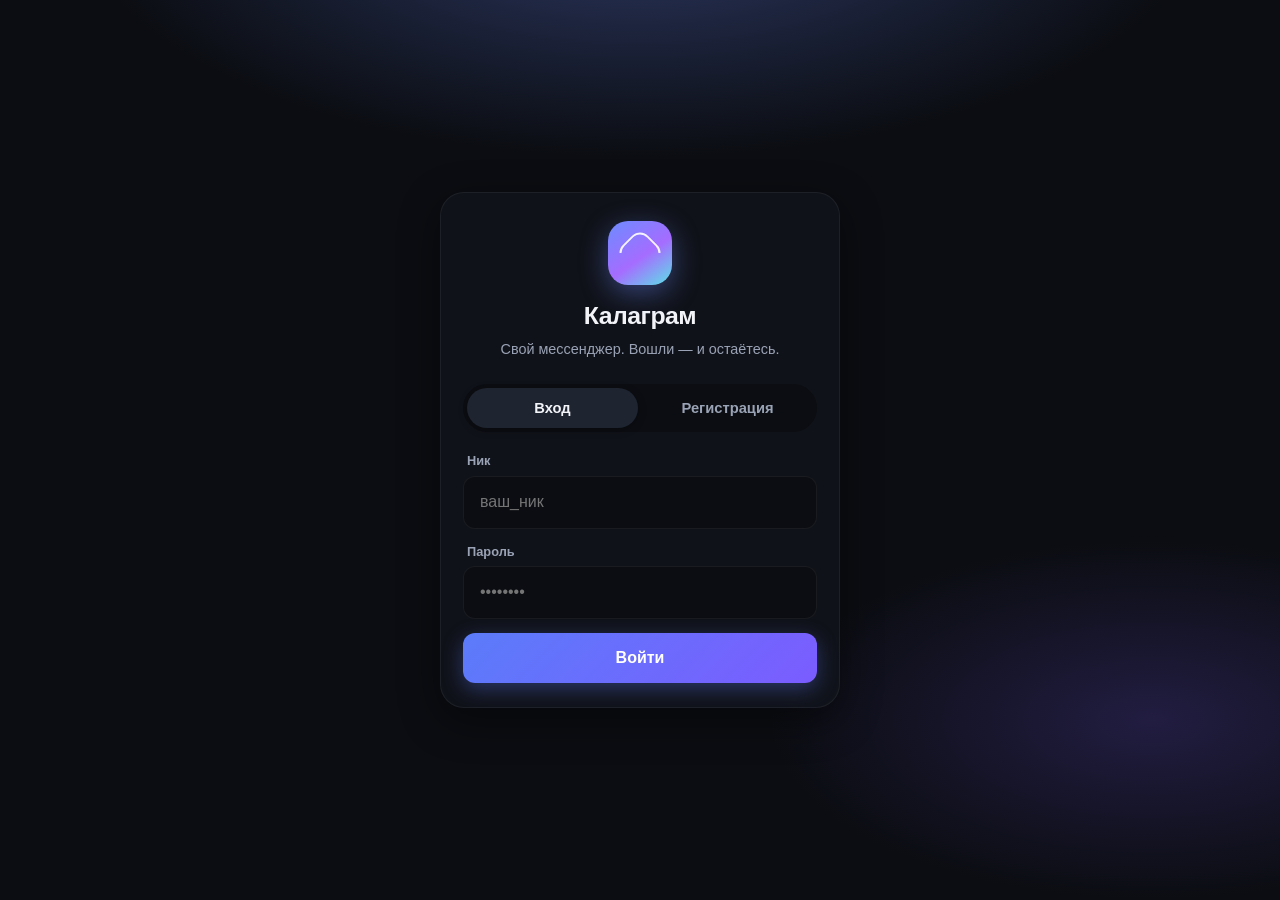
<file: static/index.html>
<!DOCTYPE html>
<html lang="ru">
<head>
  <meta charset="UTF-8" />
  <meta name="viewport" content="width=device-width, initial-scale=1, maximum-scale=1, viewport-fit=cover, user-scalable=no" />
  <meta name="theme-color" content="#0b0d12" />
  <meta name="apple-mobile-web-app-capable" content="yes" />
  <meta name="apple-mobile-web-app-status-bar-style" content="black-translucent" />
  <meta name="apple-mobile-web-app-title" content="Калаграм" />
  <meta name="mobile-web-app-capable" content="yes" />
  <meta name="format-detection" content="telephone=no" />
  <meta http-equiv="Cache-Control" content="no-cache, no-store, must-revalidate" />
  <meta http-equiv="Pragma" content="no-cache" />
  <link rel="manifest" href="/manifest.webmanifest" />
  <link rel="stylesheet" href="/static/css/style.css?v=41" />
  <!-- iPhone / iPad home screen icons -->
  <link rel="apple-touch-icon" href="/static/icons/icon-180.png" />
  <link rel="apple-touch-icon" sizes="180x180" href="/static/icons/icon-180.png" />
  <link rel="apple-touch-icon" sizes="167x167" href="/static/icons/icon-167.png" />
  <link rel="apple-touch-icon" sizes="152x152" href="/static/icons/icon-152.png" />
  <link rel="apple-touch-icon" sizes="120x120" href="/static/icons/icon-120.png" />
  <link rel="icon" type="image/png" sizes="32x32" href="/static/icons/favicon-32.png" />
  <link rel="icon" type="image/png" sizes="192x192" href="/static/icons/icon-192.png" />
  <link rel="icon" type="image/png" sizes="512x512" href="/static/icons/icon-512.png" />
  <title>Калаграм</title>
</head>
<body>
  <div id="app">
    <!-- AUTH -->
    <section id="view-auth" class="view view-auth hidden">
      <div class="auth-bg"></div>
      <div class="auth-card">
        <div class="auth-logo">
          <div class="logo-orb"></div>
          <h1>Калаграм</h1>
          <p class="auth-sub">Свой мессенджер. Вошли — и остаётесь.</p>
        </div>
        <div class="auth-tabs">
          <button type="button" class="auth-tab active" data-tab="login">Вход</button>
          <button type="button" class="auth-tab" data-tab="register">Регистрация</button>
        </div>
        <form id="form-login" class="auth-form" autocomplete="on">
          <label class="field">
            <span>Ник</span>
            <input name="nick" type="text" inputmode="text" autocapitalize="off" autocorrect="off" spellcheck="false" placeholder="ваш_ник" required maxlength="24" />
          </label>
          <label class="field">
            <span>Пароль</span>
            <input name="password" type="password" placeholder="••••••••" required minlength="4" maxlength="72" autocomplete="current-password" />
          </label>
          <p class="form-error" id="login-error" hidden></p>
          <button type="submit" class="btn btn-primary btn-block">Войти</button>
        </form>
        <form id="form-register" class="auth-form hidden" autocomplete="on">
          <label class="field">
            <span>Ник</span>
            <input name="nick" type="text" inputmode="text" autocapitalize="off" autocorrect="off" spellcheck="false" placeholder="новый_ник" required minlength="2" maxlength="24" />
          </label>
          <label class="field">
            <span>Пароль</span>
            <input name="password" type="password" placeholder="минимум 4 символа" required minlength="4" maxlength="72" autocomplete="new-password" />
          </label>
          <p class="hint">Ник: буквы, цифры, _ - . (2–24)</p>
          <p class="form-error" id="register-error" hidden></p>
          <button type="submit" class="btn btn-primary btn-block">Создать аккаунт</button>
        </form>
      </div>
    </section>

    <!-- MAIN SHELL -->
    <section id="view-main" class="view view-main hidden">
      <!-- CHATS LIST -->
      <div id="panel-chats" class="panel panel-list">
        <header class="topbar">
          <div class="topbar-title">
            <h1>Чаты</h1>
          </div>
          <div class="topbar-actions">
            <button type="button" class="icon-btn" id="btn-open-group" aria-label="Новая группа" title="Группа">
              <svg width="22" height="22" viewBox="0 0 24 24" fill="none" stroke="currentColor" stroke-width="2"><path d="M17 21v-2a4 4 0 00-4-4H5a4 4 0 00-4 4v2"/><circle cx="9" cy="7" r="4"/><path d="M23 21v-2a4 4 0 00-3-3.87M16 3.13a4 4 0 010 7.75"/><path d="M19 8v6M22 11h-6"/></svg>
            </button>
            <button type="button" class="icon-btn" id="btn-open-search" aria-label="Найти людей" title="Найти">
              <svg width="22" height="22" viewBox="0 0 24 24" fill="none" stroke="currentColor" stroke-width="2"><circle cx="11" cy="11" r="7"/><path d="M20 20l-3-3"/></svg>
            </button>
            <button type="button" class="icon-btn" id="btn-open-profile" aria-label="Профиль">
              <div class="avatar avatar-sm" id="me-avatar-btn"></div>
            </button>
          </div>
        </header>
        <div class="search-bar" id="chats-search-bar">
          <svg class="search-ico" width="18" height="18" viewBox="0 0 24 24" fill="none" stroke="currentColor" stroke-width="2"><circle cx="11" cy="11" r="7"/><path d="M20 20l-3-3"/></svg>
          <input type="search" id="chats-filter" placeholder="Поиск чатов" enterkeyhint="search" />
        </div>
        <!-- Chat list selection toolbar -->
        <div class="list-select-bar hidden" id="chats-select-bar">
          <button type="button" class="icon-btn select-action" id="btn-chats-select-cancel" aria-label="Отмена">
            <svg width="22" height="22" viewBox="0 0 24 24" fill="none" stroke="currentColor" stroke-width="2"><path d="M18 6L6 18M6 6l12 12"/></svg>
          </button>
          <div class="select-title">
            <div class="name" id="chats-select-count">Выбрано: 0</div>
            <div class="status">Чаты удалятся у всех</div>
          </div>
          <button type="button" class="btn-delete-sel select-action" id="btn-chats-select-delete" disabled>
            <svg width="18" height="18" viewBox="0 0 24 24" fill="none" stroke="currentColor" stroke-width="2"><path d="M3 6h18M8 6V4h8v2M19 6l-1 14H6L5 6"/><path d="M10 11v6M14 11v6"/></svg>
            <span>Удалить</span>
          </button>
        </div>
        <div id="chats-list" class="list scroll"></div>
        <nav class="tabbar">
          <button type="button" class="tab active" data-panel="chats">
            <svg width="24" height="24" viewBox="0 0 24 24" fill="none" stroke="currentColor" stroke-width="1.8"><path d="M21 12a8.5 8.5 0 01-8.5 8.5H6l-3 2.5V12A8.5 8.5 0 0112 3.5h.5A8.5 8.5 0 0121 12z"/></svg>
            <span>Чаты</span>
          </button>
          <button type="button" class="tab" data-panel="contacts">
            <svg width="24" height="24" viewBox="0 0 24 24" fill="none" stroke="currentColor" stroke-width="1.8"><path d="M17 21v-2a4 4 0 00-4-4H5a4 4 0 00-4 4v2"/><circle cx="9" cy="7" r="4"/><path d="M23 21v-2a4 4 0 00-3-3.87M16 3.13a4 4 0 010 7.75"/></svg>
            <span>Контакты</span>
          </button>
        </nav>
      </div>

      <!-- CONTACTS -->
      <div id="panel-contacts" class="panel panel-list hidden">
        <header class="topbar">
          <div class="topbar-title"><h1>Контакты</h1></div>
          <div class="topbar-actions">
            <button type="button" class="icon-btn" id="btn-open-search-2" aria-label="Найти">
              <svg width="22" height="22" viewBox="0 0 24 24" fill="none" stroke="currentColor" stroke-width="2"><circle cx="11" cy="11" r="7"/><path d="M20 20l-3-3"/></svg>
            </button>
          </div>
        </header>
        <div class="search-bar">
          <svg class="search-ico" width="18" height="18" viewBox="0 0 24 24" fill="none" stroke="currentColor" stroke-width="2"><circle cx="11" cy="11" r="7"/><path d="M20 20l-3-3"/></svg>
          <input type="search" id="contacts-filter" placeholder="Фильтр контактов" />
        </div>
        <div id="contacts-list" class="list scroll"></div>
        <nav class="tabbar">
          <button type="button" class="tab" data-panel="chats">
            <svg width="24" height="24" viewBox="0 0 24 24" fill="none" stroke="currentColor" stroke-width="1.8"><path d="M21 12a8.5 8.5 0 01-8.5 8.5H6l-3 2.5V12A8.5 8.5 0 0112 3.5h.5A8.5 8.5 0 0121 12z"/></svg>
            <span>Чаты</span>
          </button>
          <button type="button" class="tab active" data-panel="contacts">
            <svg width="24" height="24" viewBox="0 0 24 24" fill="none" stroke="currentColor" stroke-width="1.8"><path d="M17 21v-2a4 4 0 00-4-4H5a4 4 0 00-4 4v2"/><circle cx="9" cy="7" r="4"/><path d="M23 21v-2a4 4 0 00-3-3.87M16 3.13a4 4 0 010 7.75"/></svg>
            <span>Контакты</span>
          </button>
        </nav>
      </div>

      <!-- CHAT -->
      <div id="panel-chat" class="panel panel-chat hidden">
        <header class="topbar chat-topbar" id="chat-topbar-normal">
          <button type="button" class="icon-btn" id="btn-back-chats" aria-label="Назад">
            <svg width="24" height="24" viewBox="0 0 24 24" fill="none" stroke="currentColor" stroke-width="2"><path d="M15 18l-6-6 6-6"/></svg>
          </button>
          <button type="button" class="chat-peer" id="btn-peer-info" data-open-peer-profile="1" aria-label="Профиль"
            onclick="return window.kalagramOpenPeerProfile ? (window.kalagramOpenPeerProfile(event),false) : false;">
            <div class="avatar avatar-sm" id="peer-avatar" style="pointer-events:none"></div>
            <div class="chat-peer-meta" style="pointer-events:none">
              <div class="name" id="peer-name">—</div>
              <div class="status" id="peer-status">офлайн</div>
            </div>
          </button>
          <div class="topbar-actions">
            <button type="button" class="icon-btn" id="btn-peer-info-i" data-open-peer-profile="1"
              aria-label="Информация" title="Профиль"
              onclick="return window.kalagramOpenPeerProfile ? (window.kalagramOpenPeerProfile(event),false) : false;">
              <svg width="22" height="22" viewBox="0 0 24 24" fill="none" stroke="currentColor" stroke-width="2" style="pointer-events:none">
                <circle cx="12" cy="12" r="10"/><path d="M12 16v-4M12 8h.01"/>
              </svg>
            </button>
          </div>
        </header>
        <!-- Selection mode toolbar (long-press messages) -->
        <header class="topbar select-topbar hidden" id="chat-topbar-select">
          <button type="button" class="icon-btn select-action" id="btn-select-cancel" aria-label="Отмена">
            <svg width="22" height="22" viewBox="0 0 24 24" fill="none" stroke="currentColor" stroke-width="2"><path d="M18 6L6 18M6 6l12 12"/></svg>
          </button>
          <div class="select-title">
            <div class="name" id="select-count">Выбрано: 0</div>
            <div class="status">Сообщения удалятся у всех</div>
          </div>
          <button type="button" class="btn-delete-sel select-action" id="btn-select-delete" disabled>
            <svg width="18" height="18" viewBox="0 0 24 24" fill="none" stroke="currentColor" stroke-width="2"><path d="M3 6h18M8 6V4h8v2M19 6l-1 14H6L5 6"/><path d="M10 11v6M14 11v6"/></svg>
            <span>Удалить</span>
          </button>
        </header>
        <div id="messages" class="messages scroll"></div>
        <div class="composer safe-bottom">
          <!-- Reply preview (swipe-right on peer message) -->
          <div id="reply-bar" class="reply-bar hidden" aria-live="polite">
            <div class="reply-bar-accent"></div>
            <div class="reply-bar-body">
              <div class="reply-bar-label" id="reply-bar-label">Ответ</div>
              <div class="reply-bar-text" id="reply-bar-text"></div>
            </div>
            <button type="button" class="icon-btn reply-bar-close" id="btn-reply-cancel" aria-label="Отменить ответ">
              <svg width="20" height="20" viewBox="0 0 24 24" fill="none" stroke="currentColor" stroke-width="2"><path d="M18 6L6 18M6 6l12 12"/></svg>
            </button>
          </div>
          <div id="record-bar" class="record-bar hidden">
            <button type="button" class="icon-btn rec-cancel" id="btn-rec-cancel" aria-label="Отмена"
              onclick="if(window.kalagramMicCancel){window.kalagramMicCancel();}return false;">
              <svg width="22" height="22" viewBox="0 0 24 24" fill="none" stroke="currentColor" stroke-width="2" style="pointer-events:none"><path d="M18 6L6 18M6 6l12 12"/></svg>
            </button>
            <div class="rec-wave">
              <span class="rec-dot"></span>
              <div class="rec-meta">
                <span id="rec-time">0:00</span>
                <span id="rec-hint" class="rec-hint">Говорите… нажмите ✓</span>
              </div>
            </div>
            <button type="button" class="send-btn" id="btn-rec-send" aria-label="Отправить голосовое"
              onclick="if(window.kalagramMicSend){window.kalagramMicSend();}return false;">
              <svg width="22" height="22" viewBox="0 0 24 24" fill="currentColor" style="pointer-events:none"><path d="M2.01 21L23 12 2.01 3 2 10l15 2-15 2z"/></svg>
            </button>
          </div>
          <div class="composer-inner" id="composer-main">
            <textarea id="msg-input" rows="1" placeholder="Сообщение" enterkeyhint="send" maxlength="4000"></textarea>
            <button type="button" class="send-btn" id="btn-send" aria-label="Отправить" disabled>
              <svg width="22" height="22" viewBox="0 0 24 24" fill="currentColor"><path d="M2.01 21L23 12 2.01 3 2 10l15 2-15 2z"/></svg>
            </button>
            <button type="button" class="mic-btn" id="btn-mic" aria-label="Голосовое сообщение" title="Нажмите, говорите, затем ✓"
              onclick="if(window.kalagramMicTap){window.kalagramMicTap();}else{alert('Калаграм ещё грузится — откройте чат через 2 сек');}return false;">
              <svg width="22" height="22" viewBox="0 0 24 24" fill="none" stroke="currentColor" stroke-width="2" style="pointer-events:none"><path d="M12 1a3 3 0 00-3 3v8a3 3 0 006 0V4a3 3 0 00-3-3z"/><path d="M19 10v2a7 7 0 01-14 0v-2"/><path d="M12 19v4M8 23h8"/></svg>
            </button>
          </div>
        </div>
      </div>

      <!-- CREATE GROUP -->
      <div id="panel-group" class="panel panel-overlay hidden">
        <header class="topbar">
          <button type="button" class="icon-btn" id="btn-close-group" aria-label="Закрыть">
            <svg width="24" height="24" viewBox="0 0 24 24" fill="none" stroke="currentColor" stroke-width="2"><path d="M15 18l-6-6 6-6"/></svg>
          </button>
          <div class="topbar-title"><h1>Новая группа</h1></div>
        </header>
        <div class="group-create scroll">
          <label class="field">
            <span>Название</span>
            <input type="text" id="group-name" maxlength="64" placeholder="Например: Друзья" />
          </label>
          <p class="group-pick-label">Участники</p>
          <div id="group-members-list" class="list group-members"></div>
          <button type="button" class="btn btn-primary btn-block" id="btn-create-group" disabled>Создать группу</button>
        </div>
      </div>

      <!-- SEARCH PEOPLE -->
      <div id="panel-search" class="panel panel-overlay hidden">
        <header class="topbar">
          <button type="button" class="icon-btn" id="btn-close-search" aria-label="Закрыть">
            <svg width="24" height="24" viewBox="0 0 24 24" fill="none" stroke="currentColor" stroke-width="2"><path d="M15 18l-6-6 6-6"/></svg>
          </button>
          <div class="topbar-title"><h1>Найти людей</h1></div>
        </header>
        <div class="search-bar elevated">
          <svg class="search-ico" width="18" height="18" viewBox="0 0 24 24" fill="none" stroke="currentColor" stroke-width="2"><circle cx="11" cy="11" r="7"/><path d="M20 20l-3-3"/></svg>
          <input type="search" id="people-search" placeholder="Введите ник или имя" autofocus />
        </div>
        <div id="people-results" class="list scroll"></div>
      </div>

      <!-- PEER / GROUP PROFILE (from chat header) -->
      <div id="panel-peer-profile" class="panel panel-overlay hidden">
        <header class="topbar">
          <button type="button" class="icon-btn" id="btn-close-peer-profile" aria-label="Назад">
            <svg width="24" height="24" viewBox="0 0 24 24" fill="none" stroke="currentColor" stroke-width="2"><path d="M15 18l-6-6 6-6"/></svg>
          </button>
          <div class="topbar-title"><h1 id="peer-profile-title">Профиль</h1></div>
        </header>
        <div class="profile scroll peer-profile-body">
          <div class="profile-hero">
            <button type="button" class="avatar avatar-xl profile-avatar" id="peer-profile-avatar" aria-label="Открыть фото"></button>
            <input type="file" id="group-avatar-input" accept="image/*" hidden />
            <p class="profile-hint hidden" id="peer-profile-avatar-hint">Нажмите, чтобы сменить фото группы</p>
            <h2 id="peer-profile-name"></h2>
            <p class="profile-nick" id="peer-profile-sub"></p>
          </div>
          <div class="peer-profile-actions">
            <button type="button" class="btn btn-primary btn-block" id="btn-peer-open-chat">
              💬 Чат
            </button>
            <button type="button" class="btn btn-ghost btn-block" id="btn-peer-notify" aria-pressed="true">
              🔔 Уведомления: вкл
            </button>
          </div>
          <div id="peer-profile-members-wrap" class="peer-members-wrap hidden">
            <p class="group-pick-label">Участники</p>
            <div id="peer-profile-members" class="list"></div>
          </div>
        </div>
      </div>

      <!-- Fullscreen photo lightbox (swipe any way to close) -->
      <div id="photo-lightbox" class="photo-lightbox hidden" aria-hidden="true">
        <img id="photo-lightbox-img" alt="" draggable="false" />
        <p class="photo-lightbox-hint">Свайпните, чтобы закрыть</p>
      </div>

      <!-- PROFILE (own) -->
      <div id="panel-profile" class="panel panel-overlay hidden">
        <header class="topbar">
          <button type="button" class="icon-btn" id="btn-close-profile" aria-label="Закрыть">
            <svg width="24" height="24" viewBox="0 0 24 24" fill="none" stroke="currentColor" stroke-width="2"><path d="M15 18l-6-6 6-6"/></svg>
          </button>
          <div class="topbar-title"><h1>Профиль</h1></div>
        </header>
        <div class="profile scroll">
          <div class="profile-hero">
            <button type="button" class="avatar avatar-xl profile-avatar" id="profile-avatar" aria-label="Сменить аватар"></button>
            <input type="file" id="avatar-input" accept="image/*" hidden />
            <p class="profile-hint">Нажмите на фото, чтобы сменить</p>
            <h2 id="profile-display"></h2>
            <p class="profile-nick" id="profile-nick"></p>
          </div>
          <label class="field profile-field">
            <span>Отображаемое имя</span>
            <input type="text" id="profile-name-input" maxlength="48" placeholder="Как вас видеть" />
          </label>
          <button type="button" class="btn btn-primary btn-block" id="btn-save-profile">Сохранить</button>
          <button type="button" class="btn btn-primary btn-block" id="btn-enable-mic">🎤 Разрешить микрофон</button>
          <p class="profile-hint" id="mic-status" style="margin-top:6px;text-align:center"></p>
          <button type="button" class="btn btn-primary btn-block" id="btn-enable-push">🔔 Включить уведомления</button>
          <button type="button" class="btn btn-ghost btn-block" id="btn-test-push">Тест уведомления</button>
          <p class="profile-hint" id="push-status" style="margin-top:8px;text-align:center"></p>
          <button type="button" class="btn btn-ghost btn-block danger" id="btn-logout">Выйти</button>
          <div class="install-card" id="install-card">
            <h3>Микрофон на iPhone</h3>
            <ol>
              <li>Откройте Калаграм <strong>с иконки «Домой»</strong> (не из Safari)</li>
              <li>Профиль → <strong>Разрешить микрофон</strong> → в окне нажмите <strong>Разрешить</strong></li>
              <li>После этого Калаграм появится в: <strong>Настройки → Конфиденциальность → Микрофон</strong></li>
              <li>Если окна не было: <strong>Настройки → Safari → Микрофон</strong> → «Спрашивать» / «Разрешить»</li>
            </ol>
            <p style="margin-top:10px;font-size:.85rem;color:var(--text-muted)">
              Пока ни разу не нажимали «Разрешить» — в списке приложений Калаграма не будет. Это нормально.
            </p>
            <h3 style="margin-top:16px">Уведомления на iPhone</h3>
            <ol>
              <li>Откройте <strong>с домашнего экрана</strong> (не Safari)</li>
              <li>Профиль → <strong>Включить уведомления</strong> → Разрешить</li>
            </ol>
          </div>
        </div>
      </div>
    </section>
  </div>

  <div id="toast" class="toast hidden" role="status"></div>

  <!-- In-app top banner (other chat while you're in the app) — swipe up to dismiss -->
  <div id="inapp-banner" class="inapp-banner hidden" role="status" aria-live="polite">
    <div class="inapp-banner-inner">
      <div class="inapp-banner-avatar" id="inapp-banner-avatar"></div>
      <div class="inapp-banner-text">
        <div class="inapp-banner-title" id="inapp-banner-title"></div>
        <div class="inapp-banner-body" id="inapp-banner-body"></div>
      </div>
    </div>
  </div>

  <script>
    // Force iOS PWA off stale shell: when this HTML is first seen after an update,
    // drop service worker + Cache API once, then reload.
    (function () {
      var SHELL = "1.37";
      try {
        var key = "kalagram_shell_v";
        var prev = localStorage.getItem(key);
        if (prev === SHELL) return;
        localStorage.setItem(key, SHELL);
        if (!prev) return; // first install of this shell — already fresh
        var done = sessionStorage.getItem("kalagram_shell_bust");
        if (done === SHELL) return;
        sessionStorage.setItem("kalagram_shell_bust", SHELL);
        Promise.resolve()
          .then(function () {
            if (!("serviceWorker" in navigator)) return;
            return navigator.serviceWorker.getRegistrations().then(function (regs) {
              return Promise.all(regs.map(function (r) { return r.unregister(); }));
            });
          })
          .then(function () {
            if (!window.caches) return;
            return caches.keys().then(function (keys) {
              return Promise.all(keys.map(function (k) { return caches.delete(k); }));
            });
          })
          .then(function () {
            location.replace("/?v=" + SHELL + "&t=" + Date.now());
          })
          .catch(function () {});
      } catch (e) {}
    })();
  </script>
  <script src="/static/js/app.js?v=41"></script>
</body>
</html>
</file>
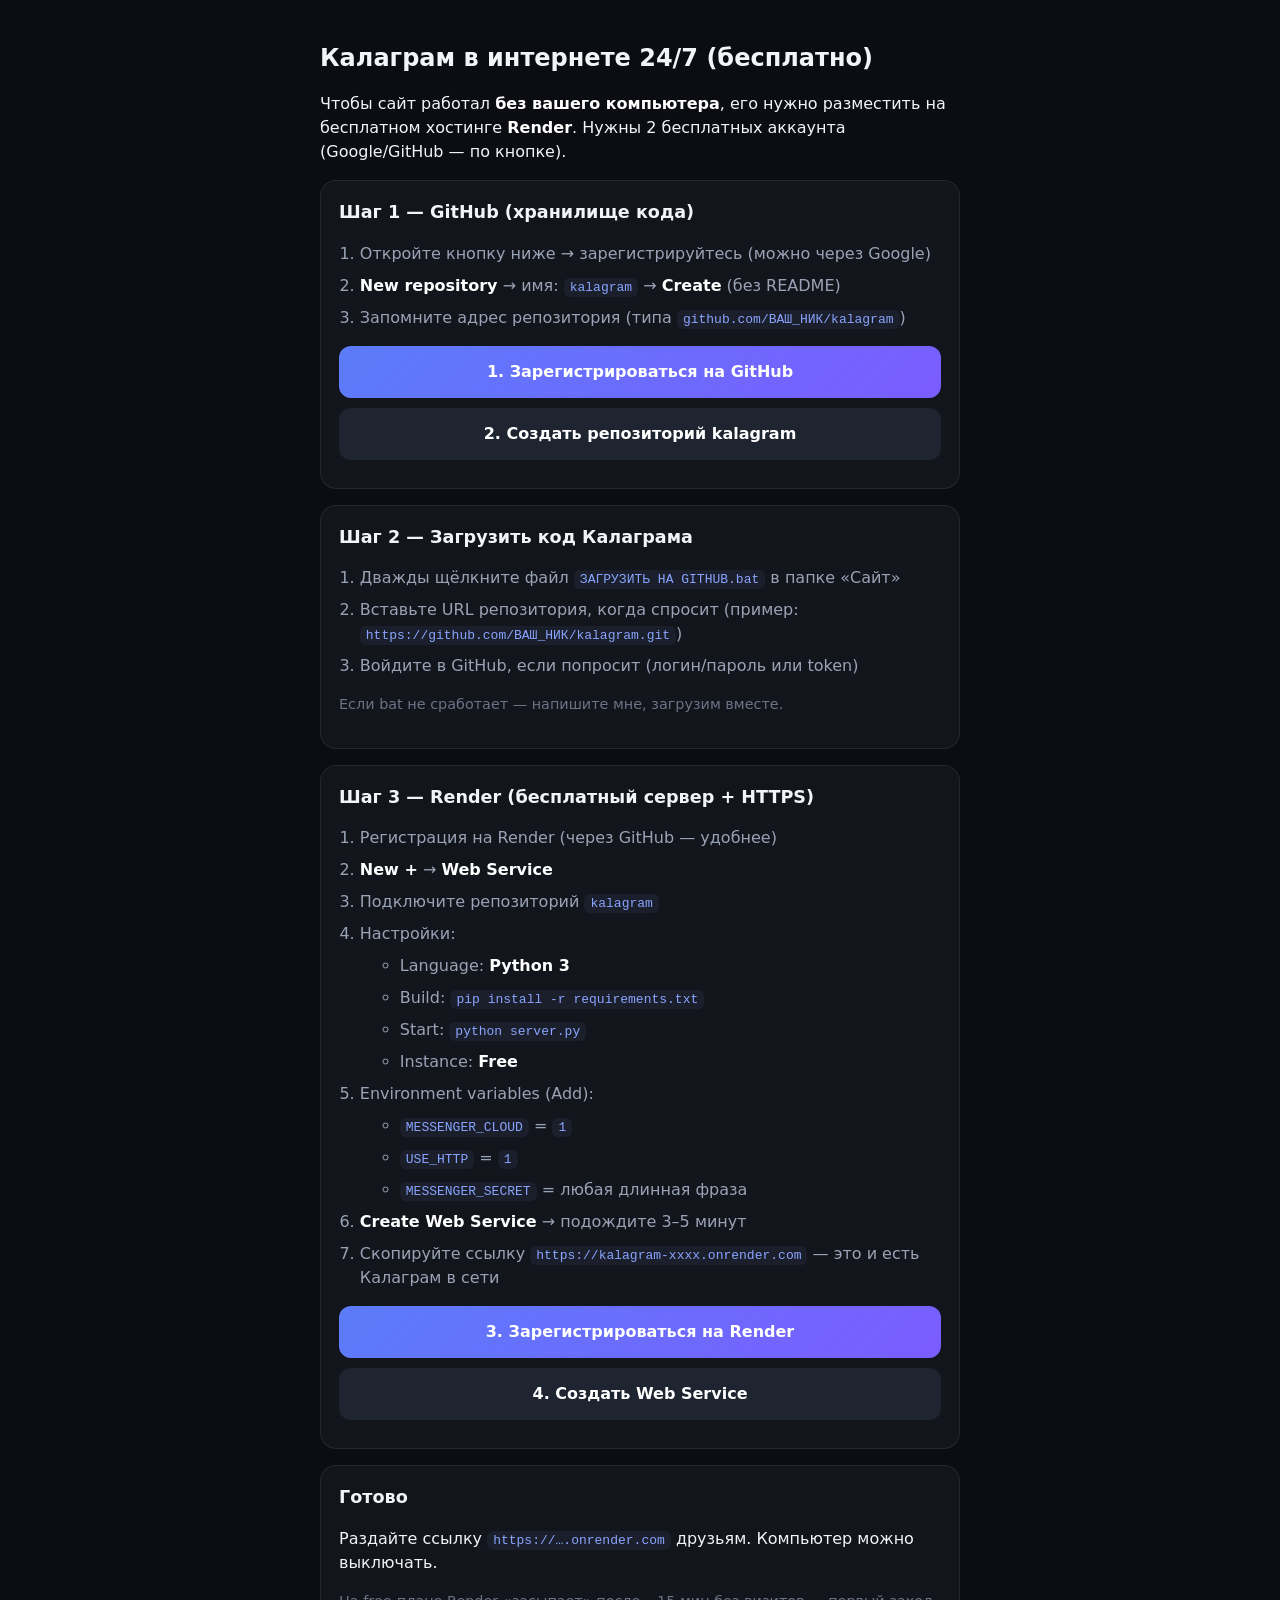
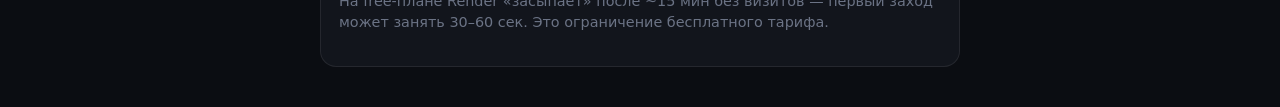
<file: ВЫЛОЖИТЬ В ИНТЕРНЕТ.html>
<!DOCTYPE html>
<html lang="ru">
<head>
  <meta charset="utf-8" />
  <meta name="viewport" content="width=device-width, initial-scale=1" />
  <title>Выложить Калаграм бесплатно</title>
  <style>
    body { font-family: -apple-system, system-ui, sans-serif; background:#0b0d12; color:#f2f4f8;
      max-width: 640px; margin: 0 auto; padding: 24px; line-height: 1.5; }
    h1 { font-size: 1.5rem; }
    .card { background:#12151c; border:1px solid rgba(255,255,255,.08); border-radius:16px; padding:18px; margin:16px 0; }
    a.btn { display:block; text-align:center; background:linear-gradient(135deg,#5b7cfa,#7b5cff);
      color:#fff; text-decoration:none; padding:14px; border-radius:12px; font-weight:700; margin:10px 0; }
    a.btn2 { background:#1e2430; }
    ol { color:#9aa3b5; padding-left:1.3rem; }
    li { margin: 8px 0; }
    strong { color:#fff; }
    code { color:#8aa4ff; background:#1a1f2b; padding:2px 6px; border-radius:6px; }
    .note { color:#6b7385; font-size:.9rem; }
  </style>
</head>
<body>
  <h1>Калаграм в интернете 24/7 (бесплатно)</h1>
  <p>Чтобы сайт работал <strong>без вашего компьютера</strong>, его нужно разместить на бесплатном хостинге <strong>Render</strong>. Нужны 2 бесплатных аккаунта (Google/GitHub — по кнопке).</p>

  <div class="card">
    <h2 style="margin-top:0;font-size:1.1rem">Шаг 1 — GitHub (хранилище кода)</h2>
    <ol>
      <li>Откройте кнопку ниже → зарегистрируйтесь (можно через Google)</li>
      <li><strong>New repository</strong> → имя: <code>kalagram</code> → <strong>Create</strong> (без README)</li>
      <li>Запомните адрес репозитория (типа <code>github.com/ВАШ_НИК/kalagram</code>)</li>
    </ol>
    <a class="btn" href="https://github.com/signup" target="_blank" rel="noopener">1. Зарегистрироваться на GitHub</a>
    <a class="btn btn2" href="https://github.com/new" target="_blank" rel="noopener">2. Создать репозиторий kalagram</a>
  </div>

  <div class="card">
    <h2 style="margin-top:0;font-size:1.1rem">Шаг 2 — Загрузить код Калаграма</h2>
    <ol>
      <li>Дважды щёлкните файл <code>ЗАГРУЗИТЬ НА GITHUB.bat</code> в папке «Сайт»</li>
      <li>Вставьте URL репозитория, когда спросит (пример: <code>https://github.com/ВАШ_НИК/kalagram.git</code>)</li>
      <li>Войдите в GitHub, если попросит (логин/пароль или token)</li>
    </ol>
    <p class="note">Если bat не сработает — напишите мне, загрузим вместе.</p>
  </div>

  <div class="card">
    <h2 style="margin-top:0;font-size:1.1rem">Шаг 3 — Render (бесплатный сервер + HTTPS)</h2>
    <ol>
      <li>Регистрация на Render (через GitHub — удобнее)</li>
      <li><strong>New +</strong> → <strong>Web Service</strong></li>
      <li>Подключите репозиторий <code>kalagram</code></li>
      <li>Настройки:
        <ul>
          <li>Language: <strong>Python 3</strong></li>
          <li>Build: <code>pip install -r requirements.txt</code></li>
          <li>Start: <code>python server.py</code></li>
          <li>Instance: <strong>Free</strong></li>
        </ul>
      </li>
      <li>Environment variables (Add):
        <ul>
          <li><code>MESSENGER_CLOUD</code> = <code>1</code></li>
          <li><code>USE_HTTP</code> = <code>1</code></li>
          <li><code>MESSENGER_SECRET</code> = любая длинная фраза</li>
        </ul>
      </li>
      <li><strong>Create Web Service</strong> → подождите 3–5 минут</li>
      <li>Скопируйте ссылку <code>https://kalagram-xxxx.onrender.com</code> — это и есть Калаграм в сети</li>
    </ol>
    <a class="btn" href="https://dashboard.render.com/register" target="_blank" rel="noopener">3. Зарегистрироваться на Render</a>
    <a class="btn btn2" href="https://dashboard.render.com/select-repo?type=web" target="_blank" rel="noopener">4. Создать Web Service</a>
  </div>

  <div class="card">
    <h2 style="margin-top:0;font-size:1.1rem">Готово</h2>
    <p>Раздайте ссылку <code>https://….onrender.com</code> друзьям. Компьютер можно выключать.</p>
    <p class="note">На free-плане Render «засыпает» после ~15 мин без визитов — первый заход может занять 30–60 сек. Это ограничение бесплатного тарифа.</p>
  </div>
</body>
</html>
</file>
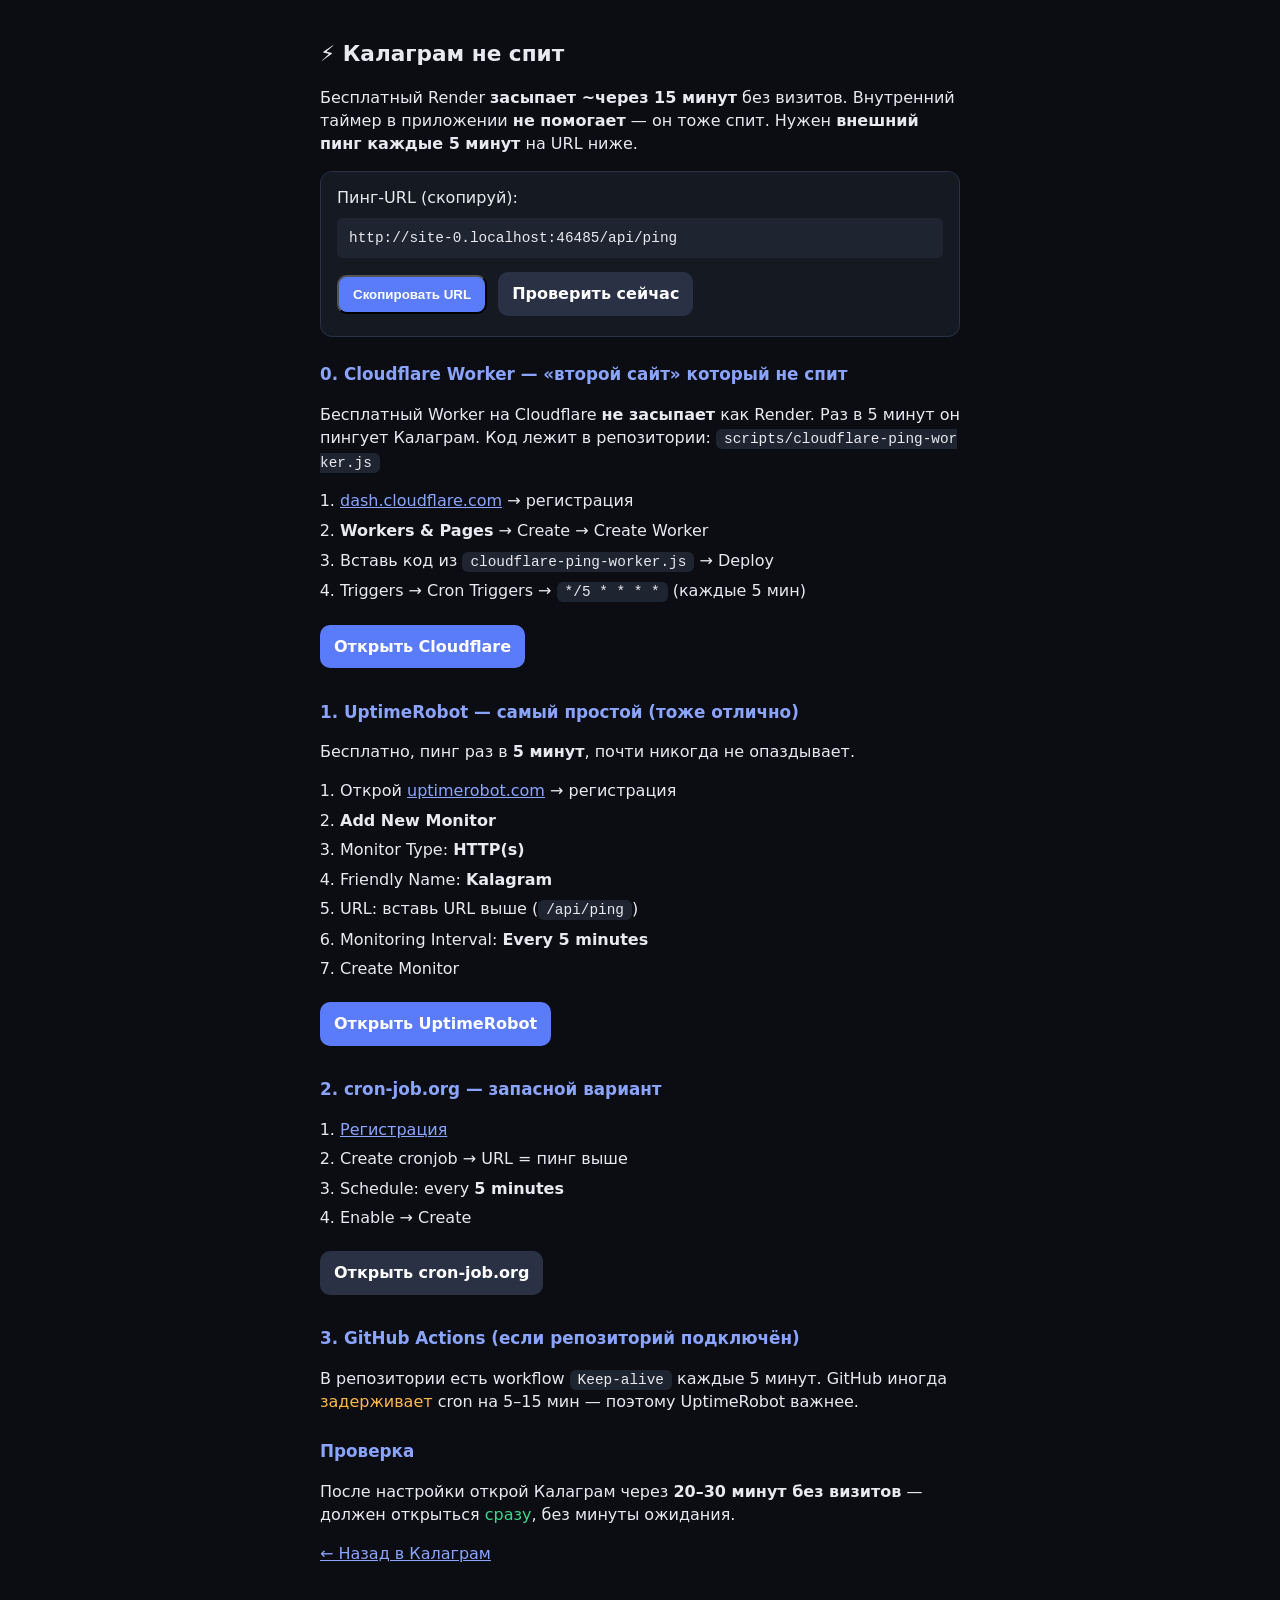
<file: static/keepalive-setup.html>
<!DOCTYPE html>
<html lang="ru">
<head>
  <meta charset="UTF-8" />
  <meta name="viewport" content="width=device-width, initial-scale=1" />
  <title>Калаграм — не давать серверу спать</title>
  <style>
    :root { font-family: system-ui, sans-serif; color: #e8eaf0; background: #0b0d12; }
    body { max-width: 640px; margin: 0 auto; padding: 24px 16px 48px; line-height: 1.45; }
    h1 { font-size: 1.35rem; }
    h2 { font-size: 1.05rem; margin-top: 1.6rem; color: #8aa4ff; }
    a { color: #8aa4ff; }
    .box { background: #151922; border: 1px solid #2a3145; border-radius: 12px; padding: 14px 16px; margin: 12px 0; }
    code, .url { background: #1e2430; padding: 2px 8px; border-radius: 6px; word-break: break-all; font-size: 0.9rem; }
    .url { display: block; padding: 10px 12px; margin: 8px 0; }
    .btn { display: inline-block; margin: 6px 6px 6px 0; padding: 10px 14px; background: #5b7cfa; color: #fff !important;
      text-decoration: none; border-radius: 10px; font-weight: 600; }
    .btn.sec { background: #2a3145; }
    .ok { color: #3dd68c; }
    .warn { color: #ffb84d; }
    ol { padding-left: 1.25rem; }
    li { margin: 0.4rem 0; }
  </style>
</head>
<body>
  <h1>⚡ Калаграм не спит</h1>
  <p>
    Бесплатный Render <b>засыпает ~через 15 минут</b> без визитов.
    Внутренний таймер в приложении <b>не помогает</b> — он тоже спит.
    Нужен <b>внешний пинг каждые 5 минут</b> на URL ниже.
  </p>

  <div class="box">
    <div>Пинг-URL (скопируй):</div>
    <code class="url" id="ping-url">https://kalagram-z20h.onrender.com/api/ping</code>
    <button class="btn" type="button" id="copy">Скопировать URL</button>
    <a class="btn sec" href="https://kalagram-z20h.onrender.com/api/ping" target="_blank" rel="noopener">Проверить сейчас</a>
  </div>

  <h2>0. Cloudflare Worker — «второй сайт» который не спит</h2>
  <p>
    Бесплатный Worker на Cloudflare <b>не засыпает</b> как Render.
    Раз в 5 минут он пингует Калаграм. Код лежит в репозитории:
    <code>scripts/cloudflare-ping-worker.js</code>
  </p>
  <ol>
    <li><a href="https://dash.cloudflare.com" target="_blank" rel="noopener">dash.cloudflare.com</a> → регистрация</li>
    <li><b>Workers &amp; Pages</b> → Create → Create Worker</li>
    <li>Вставь код из <code>cloudflare-ping-worker.js</code> → Deploy</li>
    <li>Triggers → Cron Triggers → <code>*/5 * * * *</code> (каждые 5 мин)</li>
  </ol>
  <a class="btn" href="https://dash.cloudflare.com" target="_blank" rel="noopener">Открыть Cloudflare</a>

  <h2>1. UptimeRobot — самый простой (тоже отлично)</h2>
  <p>Бесплатно, пинг раз в <b>5 минут</b>, почти никогда не опаздывает.</p>
  <ol>
    <li>Открой <a href="https://uptimerobot.com/signUp" target="_blank" rel="noopener">uptimerobot.com</a> → регистрация</li>
    <li><b>Add New Monitor</b></li>
    <li>Monitor Type: <b>HTTP(s)</b></li>
    <li>Friendly Name: <b>Kalagram</b></li>
    <li>URL: вставь URL выше (<code>/api/ping</code>)</li>
    <li>Monitoring Interval: <b>Every 5 minutes</b></li>
    <li>Create Monitor</li>
  </ol>
  <a class="btn" href="https://uptimerobot.com/signUp" target="_blank" rel="noopener">Открыть UptimeRobot</a>

  <h2>2. cron-job.org — запасной вариант</h2>
  <ol>
    <li><a href="https://cron-job.org/en/signup/" target="_blank" rel="noopener">Регистрация</a></li>
    <li>Create cronjob → URL = пинг выше</li>
    <li>Schedule: every <b>5 minutes</b></li>
    <li>Enable → Create</li>
  </ol>
  <a class="btn sec" href="https://cron-job.org/en/signup/" target="_blank" rel="noopener">Открыть cron-job.org</a>

  <h2>3. GitHub Actions (если репозиторий подключён)</h2>
  <p>В репозитории есть workflow <code>Keep-alive</code> каждые 5 минут.
    GitHub иногда <span class="warn">задерживает</span> cron на 5–15 мин — поэтому UptimeRobot важнее.</p>

  <h2>Проверка</h2>
  <p>После настройки открой Калаграм через <b>20–30 минут без визитов</b> —
    должен открыться <span class="ok">сразу</span>, без минуты ожидания.</p>
  <p><a href="/">← Назад в Калаграм</a></p>

  <script>
    const url = location.origin + "/api/ping";
    document.getElementById("ping-url").textContent = url;
    document.getElementById("copy").onclick = async () => {
      try {
        await navigator.clipboard.writeText(url);
        alert("Скопировано: " + url);
      } catch {
        prompt("Скопируй URL:", url);
      }
    };
  </script>
</body>
</html>
</file>
<file: static/css/style.css>
/* ═══════════════════════════════════════════
   Messenger — mobile-first PWA
   ═══════════════════════════════════════════ */

:root {
  --bg: #0b0d12;
  --bg-elevated: #12151c;
  --bg-soft: #181c26;
  --bg-hover: #1e2430;
  --border: rgba(255, 255, 255, 0.06);
  --text: #f2f4f8;
  --text-secondary: #9aa3b5;
  --text-muted: #6b7385;
  --accent: #6c8cff;
  --accent-soft: rgba(108, 140, 255, 0.15);
  --accent-strong: #8aa4ff;
  --bubble-me: linear-gradient(135deg, #5b7cfa 0%, #7b5cff 100%);
  --bubble-them: #1a1f2b;
  --online: #3dd68c;
  --danger: #ff6b7a;
  --radius: 16px;
  --radius-sm: 12px;
  --radius-pill: 999px;
  --shadow: 0 12px 40px rgba(0, 0, 0, 0.45);
  --font: -apple-system, BlinkMacSystemFont, "SF Pro Text", "Segoe UI", Roboto, Helvetica, Arial, sans-serif;
  --safe-top: env(safe-area-inset-top, 0px);
  --safe-bottom: env(safe-area-inset-bottom, 0px);
  /* Locked on load so keyboard open doesn't collapse notch padding (iOS) */
  --safe-top-lock: env(safe-area-inset-top, 0px);
  --app-height: 100dvh;
  --topbar-h: 56px;
  --tabbar-h: 64px;
  --composer-h: 64px;
  --kb-inset: 0px;
}

*,
*::before,
*::after {
  box-sizing: border-box;
  margin: 0;
  padding: 0;
  -webkit-tap-highlight-color: transparent;
}

html, body {
  height: 100%;
  width: 100%;
  overflow: hidden;
  background: var(--bg);
  color: var(--text);
  font-family: var(--font);
  font-size: 16px;
  line-height: 1.4;
  -webkit-font-smoothing: antialiased;
  -moz-osx-font-smoothing: grayscale;
  position: fixed;
  top: 0;
  left: 0;
  right: 0;
  bottom: 0;
  overscroll-behavior: none;
  touch-action: manipulation;
  transition: none !important;
}

button, input, textarea {
  font: inherit;
  color: inherit;
  border: none;
  background: none;
  outline: none;
}

button { cursor: pointer; }
img { display: block; max-width: 100%; }
.hidden { display: none !important; }

#app {
  /* Default: full screen. JS only shortens while keyboard is open. */
  position: fixed;
  top: 0;
  left: 0;
  right: 0;
  bottom: 0;
  width: 100%;
  height: var(--app-height, 100dvh);
  max-height: none;
  overflow: hidden;
  transition: none !important;
  box-sizing: border-box;
  background: var(--bg);
}

.view {
  height: 100%;
  width: 100%;
  overflow: hidden;
}

/* ── Auth ─────────────────────────────────── */
.view-auth {
  display: flex;
  align-items: center;
  justify-content: center;
  padding: calc(24px + var(--safe-top)) 20px calc(24px + var(--safe-bottom));
  position: relative;
}

.auth-bg {
  position: absolute;
  inset: 0;
  background:
    radial-gradient(ellipse 80% 50% at 50% -10%, rgba(108, 140, 255, 0.35), transparent 55%),
    radial-gradient(ellipse 60% 40% at 90% 80%, rgba(123, 92, 255, 0.2), transparent 50%),
    var(--bg);
  pointer-events: none;
}

.auth-card {
  position: relative;
  width: min(100%, 400px);
  background: rgba(18, 21, 28, 0.85);
  backdrop-filter: blur(24px);
  -webkit-backdrop-filter: blur(24px);
  border: 1px solid var(--border);
  border-radius: 24px;
  padding: 28px 22px 24px;
  box-shadow: var(--shadow);
}

.auth-logo {
  text-align: center;
  margin-bottom: 24px;
}

.logo-orb {
  width: 64px;
  height: 64px;
  margin: 0 auto 14px;
  border-radius: 20px;
  background: linear-gradient(145deg, #6c8cff, #a56cff 55%, #5ce1e6);
  box-shadow: 0 8px 28px rgba(108, 140, 255, 0.4);
  position: relative;
}

.logo-orb::after {
  content: "";
  position: absolute;
  inset: 14px;
  border-radius: 12px;
  border: 2.5px solid rgba(255, 255, 255, 0.9);
  border-bottom-color: transparent;
  border-left-color: transparent;
  transform: rotate(-45deg);
}

.auth-logo h1 {
  font-size: 1.55rem;
  font-weight: 700;
  letter-spacing: -0.02em;
}

.auth-sub {
  color: var(--text-secondary);
  font-size: 0.9rem;
  margin-top: 6px;
}

.auth-tabs {
  display: grid;
  grid-template-columns: 1fr 1fr;
  gap: 4px;
  background: var(--bg);
  border-radius: var(--radius-pill);
  padding: 4px;
  margin-bottom: 20px;
}

.auth-tab {
  padding: 10px;
  border-radius: var(--radius-pill);
  color: var(--text-secondary);
  font-weight: 600;
  font-size: 0.92rem;
  transition: 0.2s ease;
}

.auth-tab.active {
  background: var(--bg-hover);
  color: var(--text);
  box-shadow: 0 2px 8px rgba(0, 0, 0, 0.25);
}

.auth-form { display: flex; flex-direction: column; gap: 14px; }

.field {
  display: flex;
  flex-direction: column;
  gap: 6px;
}

.field span {
  font-size: 0.8rem;
  font-weight: 600;
  color: var(--text-secondary);
  padding-left: 4px;
}

.field input {
  background: var(--bg);
  border: 1px solid var(--border);
  border-radius: var(--radius-sm);
  padding: 14px 16px;
  transition: border-color 0.15s, box-shadow 0.15s;
}

.field input:focus {
  border-color: rgba(108, 140, 255, 0.55);
  box-shadow: 0 0 0 3px var(--accent-soft);
}

.hint {
  font-size: 0.78rem;
  color: var(--text-muted);
  margin-top: -4px;
}

.form-error {
  color: var(--danger);
  font-size: 0.85rem;
  background: rgba(255, 107, 122, 0.1);
  border-radius: 10px;
  padding: 10px 12px;
}

.btn {
  display: inline-flex;
  align-items: center;
  justify-content: center;
  gap: 8px;
  padding: 14px 18px;
  border-radius: var(--radius-sm);
  font-weight: 600;
  transition: transform 0.12s, opacity 0.15s, background 0.15s;
}

.btn:active { transform: scale(0.98); }
.btn-block { width: 100%; }

.btn-primary {
  background: linear-gradient(135deg, #5b7cfa, #7b5cff);
  color: #fff;
  box-shadow: 0 6px 20px rgba(91, 124, 250, 0.35);
}

.btn-primary:disabled {
  opacity: 0.5;
  box-shadow: none;
}

.btn-ghost {
  background: var(--bg-soft);
  color: var(--text-secondary);
}

.btn-ghost.danger { color: var(--danger); }
.btn-ghost:hover { background: var(--bg-hover); }

/* ── Main shell ───────────────────────────── */
.view-main {
  position: relative;
  background: var(--bg);
}

.panel {
  position: absolute;
  inset: 0;
  display: flex;
  flex-direction: column;
  background: var(--bg);
  z-index: 1;
  min-height: 0;
}

.panel-overlay { z-index: 5; }
.panel-chat { z-index: 4; }
/* Peer profile always above chat on phone (iOS stacking / PWA) */
#panel-peer-profile.panel-overlay {
  z-index: 50 !important;
  background: var(--bg);
}
#panel-peer-profile:not(.hidden) {
  display: flex !important;
  visibility: visible !important;
  opacity: 1 !important;
  pointer-events: auto !important;
}
#btn-peer-info-i {
  flex-shrink: 0;
  touch-action: manipulation;
  -webkit-tap-highlight-color: rgba(108, 140, 255, 0.35);
}

.topbar {
  display: flex;
  align-items: center;
  gap: 8px;
  min-height: calc(var(--topbar-h) + var(--safe-top-lock, var(--safe-top)));
  padding: var(--safe-top-lock, var(--safe-top)) 12px 0;
  background: rgba(11, 13, 18, 0.85);
  backdrop-filter: blur(16px);
  -webkit-backdrop-filter: blur(16px);
  border-bottom: 1px solid var(--border);
  flex-shrink: 0;
}

.topbar-title {
  flex: 1;
  min-width: 0;
  padding: 10px 4px;
}

.topbar-title h1 {
  font-size: 1.35rem;
  font-weight: 700;
  letter-spacing: -0.02em;
}

.topbar-actions {
  display: flex;
  align-items: center;
  gap: 4px;
}

.icon-btn {
  width: 44px;
  height: 44px;
  display: grid;
  place-items: center;
  border-radius: 50%;
  color: var(--text);
  transition: background 0.15s;
}

.icon-btn:active { background: var(--bg-hover); }

/* Chat header peer — tappable (iOS needs large hit area + touch-action) */
.chat-peer {
  flex: 1;
  min-width: 0;
  min-height: 44px;
  display: flex;
  align-items: center;
  gap: 10px;
  text-align: left;
  padding: 6px 8px;
  border-radius: 12px;
  border: none;
  background: transparent;
  color: inherit;
  cursor: pointer;
  touch-action: manipulation;
  -webkit-tap-highlight-color: rgba(108, 140, 255, 0.25);
  position: relative;
  z-index: 2;
}
.chat-peer:active { background: var(--bg-hover); }
.chat-topbar,
#chat-topbar-normal,
#chat-topbar-select {
  position: relative;
  z-index: 6;
  flex-shrink: 0;
  top: 0;
  transform: none !important;
  transition: none !important;
  will-change: auto;
}
.chat-peer-meta { min-width: 0; flex: 1; }
.chat-peer-meta .name {
  font-weight: 600;
  font-size: 1rem;
  white-space: nowrap;
  overflow: hidden;
  text-overflow: ellipsis;
}
.chat-peer-meta .status {
  font-size: 0.78rem;
  color: var(--text-muted);
}
.chat-peer-meta .status.online { color: var(--online); }

/* Peer / group profile */
.peer-profile-actions {
  display: flex;
  flex-direction: column;
  gap: 10px;
  padding: 0 20px 16px;
}
.peer-members-wrap {
  padding: 8px 12px 24px;
}
.peer-members-wrap .row {
  pointer-events: none;
}
#peer-profile-avatar {
  cursor: pointer;
}
#peer-profile-avatar.editable {
  box-shadow: 0 0 0 3px rgba(108, 140, 255, 0.45);
}

/* Fullscreen photo lightbox */
.photo-lightbox {
  position: fixed;
  inset: 0;
  z-index: 400;
  background: rgba(0, 0, 0, 0.94);
  display: flex;
  flex-direction: column;
  align-items: center;
  justify-content: center;
  touch-action: none;
  user-select: none;
  -webkit-user-select: none;
}
.photo-lightbox.hidden { display: none; }
.photo-lightbox img {
  max-width: 100%;
  max-height: 85vh;
  object-fit: contain;
  border-radius: 8px;
  transition: transform 0.05s linear;
  will-change: transform;
}
.photo-lightbox-hint {
  position: absolute;
  bottom: calc(24px + var(--safe-bottom));
  left: 0;
  right: 0;
  text-align: center;
  color: rgba(255, 255, 255, 0.55);
  font-size: 0.85rem;
}

.search-bar {
  display: flex;
  align-items: center;
  gap: 10px;
  margin: 10px 14px 6px;
  padding: 11px 14px;
  background: var(--bg-soft);
  border-radius: var(--radius-pill);
  border: 1px solid transparent;
  flex-shrink: 0;
}

.search-bar.elevated { margin-top: 12px; }

.search-bar:focus-within {
  border-color: rgba(108, 140, 255, 0.4);
  background: var(--bg-elevated);
}

.search-ico { color: var(--text-muted); flex-shrink: 0; }

.search-bar input {
  flex: 1;
  min-width: 0;
  font-size: 0.95rem;
}

.search-bar input::placeholder { color: var(--text-muted); }

.scroll {
  flex: 1 1 auto;
  min-height: 0;
  overflow-y: auto;
  overflow-x: hidden;
  -webkit-overflow-scrolling: touch;
  overscroll-behavior: contain;
}

.list {
  padding: 4px 8px calc(var(--tabbar-h) + var(--safe-bottom) + 8px);
}

/* ── List rows ────────────────────────────── */
.row {
  display: flex;
  align-items: center;
  gap: 12px;
  padding: 12px 10px;
  border-radius: var(--radius);
  transition: background 0.12s;
  width: 100%;
  text-align: left;
}

.row:active { background: var(--bg-hover); }

.row-body {
  flex: 1;
  min-width: 0;
}

.row-top {
  display: flex;
  align-items: baseline;
  justify-content: space-between;
  gap: 8px;
}

.row-name {
  font-weight: 600;
  font-size: 1rem;
  white-space: nowrap;
  overflow: hidden;
  text-overflow: ellipsis;
}

.row-time {
  font-size: 0.75rem;
  color: var(--text-muted);
  flex-shrink: 0;
}

.row-bottom {
  display: flex;
  align-items: center;
  gap: 8px;
  margin-top: 3px;
}

.row-preview {
  flex: 1;
  min-width: 0;
  font-size: 0.88rem;
  color: var(--text-secondary);
  white-space: nowrap;
  overflow: hidden;
  text-overflow: ellipsis;
}

.badge {
  min-width: 20px;
  height: 20px;
  padding: 0 6px;
  border-radius: var(--radius-pill);
  background: var(--accent);
  color: #fff;
  font-size: 0.72rem;
  font-weight: 700;
  display: grid;
  place-items: center;
  flex-shrink: 0;
}

.row-actions {
  display: flex;
  gap: 6px;
  flex-shrink: 0;
}

.chip-btn {
  padding: 8px 12px;
  border-radius: var(--radius-pill);
  font-size: 0.8rem;
  font-weight: 600;
  background: var(--accent-soft);
  color: var(--accent-strong);
}

.chip-btn.secondary {
  background: var(--bg-soft);
  color: var(--text-secondary);
}

.empty {
  text-align: center;
  padding: 48px 24px;
  color: var(--text-muted);
}

.empty strong {
  display: block;
  color: var(--text-secondary);
  font-size: 1.05rem;
  margin-bottom: 8px;
}

/* ── Avatars ──────────────────────────────── */
.avatar {
  border-radius: 50%;
  background-color: #2a3145;
  flex-shrink: 0;
  position: relative;
  display: grid;
  place-items: center;
  font-weight: 700;
  color: #c8d0e0;
  overflow: hidden;
  user-select: none;
  padding: 0;
  border: none;
  isolation: isolate;
}

.avatar-sm { width: 40px; height: 40px; font-size: 0.85rem; }
.avatar-md { width: 52px; height: 52px; font-size: 1.05rem; }
.avatar-xl { width: 104px; height: 104px; font-size: 2rem; }

.avatar-photo {
  position: absolute;
  inset: 0;
  width: 100%;
  height: 100%;
  object-fit: cover;
  border-radius: 50%;
  z-index: 1;
  display: block;
  pointer-events: none;
  background: #1a1f2b;
}

.avatar-initials {
  position: relative;
  z-index: 0;
  line-height: 1;
  pointer-events: none;
}

.avatar.has-img {
  background: #1a1f2b !important;
  color: transparent;
}

.avatar.has-img .avatar-initials {
  opacity: 0;
}

.avatar .dot {
  z-index: 2;
}

.avatar .dot {
  position: absolute;
  width: 12px;
  height: 12px;
  border-radius: 50%;
  background: var(--online);
  border: 2px solid var(--bg);
  right: 0;
  bottom: 0;
}

.avatar-sm .dot { width: 10px; height: 10px; }

/* ── Tab bar ──────────────────────────────── */
.tabbar {
  position: absolute;
  left: 0;
  right: 0;
  bottom: 0;
  /* border-box: height includes safe padding — no extra strip under bar */
  height: calc(var(--tabbar-h) + var(--safe-bottom));
  padding-bottom: var(--safe-bottom);
  box-sizing: border-box;
  display: flex;
  background: rgba(18, 21, 28, 0.92);
  backdrop-filter: blur(20px);
  -webkit-backdrop-filter: blur(20px);
  border-top: 1px solid var(--border);
  z-index: 3;
}

.tab {
  flex: 1;
  display: flex;
  flex-direction: column;
  align-items: center;
  justify-content: center;
  gap: 2px;
  color: var(--text-muted);
  font-size: 0.7rem;
  font-weight: 600;
  transition: color 0.15s;
}

.tab.active { color: var(--accent-strong); }

/* ── Chat ─────────────────────────────────── */
.chat-topbar .chat-peer {
  flex: 1;
  display: flex;
  align-items: center;
  gap: 10px;
  min-width: 0;
  min-height: 44px;
  padding: 8px 4px;
  text-align: left;
  border-radius: var(--radius-sm);
  touch-action: manipulation;
}

.chat-peer-meta { min-width: 0; }

.chat-peer-meta .name {
  font-weight: 600;
  font-size: 1rem;
  white-space: nowrap;
  overflow: hidden;
  text-overflow: ellipsis;
}

.chat-peer-meta .status {
  font-size: 0.78rem;
  color: var(--text-muted);
}

.chat-peer-meta .status.online { color: var(--online); }

.messages {
  flex: 1 1 auto;
  min-height: 0;
  padding: 12px 12px 8px;
  display: flex;
  flex-direction: column;
  gap: 4px;
  overflow-x: hidden;
  overflow-y: auto;
  -webkit-overflow-scrolling: touch;
  overscroll-behavior: contain;
  background:
    radial-gradient(ellipse 100% 40% at 50% 0%, rgba(108, 140, 255, 0.06), transparent 60%),
    var(--bg);
}

.day-sep {
  align-self: center;
  font-size: 0.72rem;
  font-weight: 600;
  color: var(--text-muted);
  background: var(--bg-soft);
  padding: 5px 12px;
  border-radius: var(--radius-pill);
  margin: 10px 0 6px;
}

.bubble {
  max-width: min(82%, 480px);
  padding: 10px 12px 6px;
  border-radius: 18px;
  position: relative;
  word-wrap: break-word;
  overflow-wrap: anywhere;
  animation: pop 0.18s ease;
}

@keyframes pop {
  from { opacity: 0; transform: translateY(6px) scale(0.98); }
  to { opacity: 1; transform: none; }
}

.bubble.me {
  align-self: flex-end;
  background: var(--bubble-me);
  color: #fff;
  border-bottom-right-radius: 6px;
}

.bubble.them {
  align-self: flex-start;
  background: var(--bubble-them);
  border: 1px solid var(--border);
  border-bottom-left-radius: 6px;
}

/* ── Message selection / delete ───────────── */
.messages.select-mode {
  padding-left: 8px;
  padding-right: 8px;
}

.bubble {
  cursor: default;
  transition: transform 0.15s ease, box-shadow 0.15s ease, opacity 0.15s ease;
  -webkit-user-select: none;
  user-select: none;
  touch-action: manipulation;
}

.bubble.mine-selectable {
  cursor: pointer;
}

.messages.select-mode .bubble.mine-selectable {
  padding-left: 36px;
}

.bubble .sel-check {
  position: absolute;
  left: 8px;
  top: 50%;
  transform: translateY(-50%) scale(0.85);
  width: 22px;
  height: 22px;
  border-radius: 50%;
  border: 2px solid rgba(255, 255, 255, 0.55);
  background: rgba(0, 0, 0, 0.15);
  opacity: 0;
  pointer-events: none;
  transition: 0.15s ease;
  display: grid;
  place-items: center;
}

.bubble.them .sel-check {
  border-color: rgba(255, 255, 255, 0.25);
  left: auto;
  right: -28px;
}

.messages.select-mode .bubble.mine-selectable .sel-check {
  opacity: 1;
  left: 6px;
}

.bubble.selected {
  box-shadow: 0 0 0 2px rgba(138, 164, 255, 0.85);
  transform: scale(0.99);
}

.bubble.selected .sel-check {
  opacity: 1 !important;
  background: linear-gradient(135deg, #5b7cfa, #7b5cff);
  border-color: transparent;
}

.bubble.selected .sel-check::after {
  content: "";
  width: 5px;
  height: 9px;
  border: solid #fff;
  border-width: 0 2px 2px 0;
  transform: rotate(45deg) translate(-1px, -1px);
}



.select-topbar {
  background: rgba(18, 21, 28, 0.95) !important;
  gap: 10px;
}

.select-title {
  flex: 1;
  min-width: 0;
  padding: 8px 4px;
}

.select-title .name {
  font-weight: 700;
  font-size: 1.05rem;
}

.select-title .status {
  font-size: 0.78rem;
  color: var(--text-muted);
}

.btn-delete-sel {
  display: inline-flex;
  align-items: center;
  gap: 6px;
  padding: 10px 14px;
  border-radius: var(--radius-pill);
  background: rgba(255, 107, 122, 0.15);
  color: var(--danger);
  font-weight: 700;
  font-size: 0.9rem;
  transition: 0.15s ease;
  flex-shrink: 0;
}

.btn-delete-sel:not(:disabled):active {
  transform: scale(0.97);
  background: rgba(255, 107, 122, 0.28);
}

.btn-delete-sel:disabled {
  opacity: 0.35;
}

.composer.select-hidden {
  opacity: 0.35;
  pointer-events: none;
  filter: grayscale(0.3);
}

/* long-press feedback */
.bubble.pressing {
  transform: scale(0.97);
  opacity: 0.9;
}

.select-topbar {
  z-index: 20 !important;
  position: relative;
  pointer-events: auto !important;
}

.select-topbar .icon-btn,
.select-topbar .btn-delete-sel,
.select-action {
  pointer-events: auto !important;
  position: relative;
  z-index: 21;
  cursor: pointer;
}

.list-select-bar {
  display: flex;
  align-items: center;
  gap: 8px;
  padding: 8px 10px;
  margin: 0 10px 6px;
  border-radius: var(--radius);
  background: rgba(18, 21, 28, 0.95);
  border: 1px solid var(--border);
  z-index: 6;
  position: relative;
  flex-shrink: 0;
}

.list-select-bar.hidden { display: none !important; }

#chats-list.select-mode .row {
  padding-left: 44px;
  position: relative;
}

#chats-list.select-mode .row .chat-sel-check {
  position: absolute;
  left: 12px;
  top: 50%;
  transform: translateY(-50%);
  width: 22px;
  height: 22px;
  border-radius: 50%;
  border: 2px solid rgba(255, 255, 255, 0.3);
  background: rgba(0, 0, 0, 0.2);
  display: grid;
  place-items: center;
}

#chats-list .row.chat-selected {
  background: var(--bg-hover);
  box-shadow: inset 0 0 0 1px rgba(108, 140, 255, 0.35);
}

#chats-list .row.chat-selected .chat-sel-check {
  background: linear-gradient(135deg, #5b7cfa, #7b5cff);
  border-color: transparent;
}

#chats-list .row.chat-selected .chat-sel-check::after {
  content: "";
  width: 5px;
  height: 9px;
  border: solid #fff;
  border-width: 0 2px 2px 0;
  transform: rotate(45deg) translate(-1px, -1px);
}

.messages.select-mode .bubble:not(.system) {
  opacity: 1;
  pointer-events: auto;
  cursor: pointer;
  padding-left: 36px;
}

.messages.select-mode .bubble.them .sel-check {
  left: 6px;
  right: auto;
  opacity: 1;
}

.messages.select-mode .bubble .sel-check {
  opacity: 1;
  left: 6px;
}

.bubble .text {
  font-size: 0.98rem;
  line-height: 1.4;
  white-space: pre-wrap;
}

.bubble .meta {
  display: flex;
  justify-content: flex-end;
  align-items: center;
  gap: 4px;
  margin-top: 4px;
  font-size: 0.68rem;
  opacity: 0.75;
}

.bubble.me .meta { color: rgba(255, 255, 255, 0.85); }
.bubble.them .meta { color: var(--text-muted); }

.typing {
  align-self: flex-start;
  padding: 10px 16px;
  background: var(--bubble-them);
  border-radius: 18px;
  border-bottom-left-radius: 6px;
  display: flex;
  gap: 4px;
  margin-top: 2px;
}

.typing span {
  width: 6px;
  height: 6px;
  border-radius: 50%;
  background: var(--text-muted);
  animation: bounce 1.2s infinite ease-in-out;
}

.typing span:nth-child(2) { animation-delay: 0.15s; }
.typing span:nth-child(3) { animation-delay: 0.3s; }

@keyframes bounce {
  0%, 60%, 100% { transform: translateY(0); opacity: 0.5; }
  30% { transform: translateY(-4px); opacity: 1; }
}

.composer {
  flex-shrink: 0;
  padding: 8px 10px calc(8px + var(--safe-bottom));
  background: rgba(18, 21, 28, 0.95);
  border-top: 1px solid var(--border);
  backdrop-filter: blur(16px);
  -webkit-backdrop-filter: blur(16px);
  position: relative;
  z-index: 5;
  transition: none !important;
}

/* Reply bar above composer */
.reply-bar {
  display: flex;
  align-items: stretch;
  gap: 0;
  margin: 0 0 8px;
  padding: 0;
  background: var(--bg-soft);
  border-radius: 12px;
  border: 1px solid var(--border);
  overflow: hidden;
  min-height: 48px;
}
.reply-bar.hidden { display: none !important; }
.reply-bar-accent {
  width: 4px;
  flex-shrink: 0;
  background: linear-gradient(180deg, #6c8cff, #7b5cff);
}
.reply-bar-body {
  flex: 1;
  min-width: 0;
  padding: 8px 10px;
  display: flex;
  flex-direction: column;
  justify-content: center;
  gap: 2px;
}
.reply-bar-label {
  font-size: 0.75rem;
  font-weight: 700;
  color: var(--accent-strong);
}
.reply-bar-text {
  font-size: 0.85rem;
  color: var(--text-secondary);
  white-space: nowrap;
  overflow: hidden;
  text-overflow: ellipsis;
}
.reply-bar-close {
  width: 44px;
  flex-shrink: 0;
  align-self: center;
}

/* Quoted reply inside bubble */
.bubble-reply {
  display: block;
  margin: 0 0 6px;
  padding: 6px 8px 6px 10px;
  border-radius: 8px;
  background: rgba(0, 0, 0, 0.18);
  border-left: 3px solid var(--accent-strong);
  cursor: pointer;
  max-width: 100%;
}
.bubble.me .bubble-reply {
  background: rgba(255, 255, 255, 0.12);
  border-left-color: rgba(255, 255, 255, 0.85);
}
.bubble-reply-name {
  font-size: 0.72rem;
  font-weight: 700;
  color: var(--accent-strong);
  margin-bottom: 1px;
}
.bubble.me .bubble-reply-name { color: rgba(255, 255, 255, 0.95); }
.bubble-reply-text {
  font-size: 0.8rem;
  opacity: 0.9;
  white-space: nowrap;
  overflow: hidden;
  text-overflow: ellipsis;
}

/* Swipe-to-reply feedback */
.bubble.them {
  touch-action: pan-y;
  will-change: transform;
  transition: transform 0.12s ease-out;
}
.bubble.them.swiping {
  transition: none;
}
.bubble.them.reply-flash {
  animation: reply-flash 0.45s ease;
}
@keyframes reply-flash {
  0% { box-shadow: 0 0 0 0 rgba(108, 140, 255, 0.55); }
  100% { box-shadow: 0 0 0 10px rgba(108, 140, 255, 0); }
}
.msg-swipe-hint {
  position: absolute;
  left: 8px;
  top: 50%;
  transform: translateY(-50%) scale(0.6);
  opacity: 0;
  width: 28px;
  height: 28px;
  border-radius: 50%;
  background: var(--accent-soft);
  color: var(--accent-strong);
  display: grid;
  place-items: center;
  pointer-events: none;
  transition: opacity 0.1s, transform 0.1s;
  z-index: 0;
}
.msg-row-wrap {
  position: relative;
  display: flex;
  flex-direction: column;
  align-items: flex-start;
  width: 100%;
}
.msg-row-wrap.mine {
  align-items: flex-end;
}

/* Keyboard open: drop home-indicator padding so field sits tight above keyboard */
body.kb-open #panel-chat .composer {
  padding-bottom: 8px;
}

/* Chat panel fills #app; #app height = visualViewport → composer above keyboard */
#panel-chat.panel-chat {
  display: flex;
  flex-direction: column;
  min-height: 0;
  height: 100%;
  overflow: hidden;
  box-sizing: border-box;
  padding-bottom: 0;
  transition: none !important;
}
#panel-chat .messages {
  flex: 1 1 auto;
  min-height: 0;
  transition: none !important;
}
#panel-chat .chat-topbar,
#panel-chat #chat-topbar-normal,
#panel-chat #chat-topbar-select {
  flex-shrink: 0;
  position: relative;
  top: 0;
  z-index: 6;
  transform: none !important;
  transition: none !important;
}

.composer-inner {
  display: flex;
  align-items: flex-end;
  gap: 8px;
  background: var(--bg-soft);
  border-radius: 24px;
  padding: 6px 6px 6px 16px;
  border: 1px solid var(--border);
}

.composer textarea {
  flex: 1;
  resize: none;
  max-height: 120px;
  min-height: 24px;
  padding: 8px 0;
  line-height: 1.35;
  background: transparent;
}

.send-btn, .mic-btn {
  width: 40px;
  height: 40px;
  border-radius: 50%;
  display: grid;
  place-items: center;
  flex-shrink: 0;
  transition: opacity 0.15s, transform 0.12s;
}

.send-btn {
  background: linear-gradient(135deg, #5b7cfa, #7b5cff);
  color: #fff;
}

.mic-btn {
  background: var(--bg-hover);
  color: var(--accent-strong);
  touch-action: manipulation;
  -webkit-user-select: none;
  user-select: none;
  -webkit-touch-callout: none;
  position: relative;
  z-index: 50;
  cursor: pointer;
  pointer-events: auto !important;
  min-width: 44px;
  min-height: 44px;
}
.composer-inner .mic-btn {
  display: grid !important; /* never stay invisible by accident */
}
.composer-inner.has-text .mic-btn {
  display: none !important;
}

.mic-btn.recording {
  background: rgba(255, 107, 122, 0.25);
  color: var(--danger);
  transform: scale(1.12);
  box-shadow: 0 0 0 5px rgba(255, 107, 122, 0.2);
}

.send-btn:disabled {
  opacity: 0.35;
  background: var(--bg-hover);
  color: var(--text-muted);
}

.send-btn:not(:disabled):active,
.mic-btn:active { transform: scale(0.94); }

.composer-inner.has-text .mic-btn { display: none; }
.composer-inner:not(.has-text) .send-btn { display: none; }

/* Voice recording bar — overlay so mic button stays under finger */
.composer {
  position: relative;
}

.record-bar {
  display: flex;
  align-items: center;
  gap: 8px;
  padding: 4px 2px;
  width: 100%;
  pointer-events: auto;
}

.record-bar.hidden { display: none; }

.rec-wave {
  flex: 1;
  display: flex;
  align-items: center;
  gap: 10px;
  background: rgba(255, 107, 122, 0.12);
  border-radius: var(--radius-pill);
  padding: 10px 16px;
  font-weight: 600;
  font-variant-numeric: tabular-nums;
  min-width: 0;
}

.rec-meta {
  display: flex;
  flex-direction: column;
  gap: 2px;
  min-width: 0;
}

.rec-hint {
  font-size: 0.72rem;
  font-weight: 500;
  color: var(--text-muted);
  white-space: nowrap;
  overflow: hidden;
  text-overflow: ellipsis;
}

.rec-dot {
  width: 10px;
  height: 10px;
  border-radius: 50%;
  background: var(--danger);
  animation: rec-pulse 1s infinite;
}

@keyframes rec-pulse {
  0%, 100% { opacity: 1; transform: scale(1); }
  50% { opacity: 0.4; transform: scale(0.85); }
}

/* Voice message bubble */
.voice-msg {
  display: flex;
  align-items: center;
  gap: 10px;
  min-width: 180px;
  max-width: 260px;
}

.voice-play {
  width: 36px;
  height: 36px;
  border-radius: 50%;
  background: rgba(255, 255, 255, 0.18);
  display: grid;
  place-items: center;
  flex-shrink: 0;
  color: inherit;
}

.bubble.them .voice-play {
  background: var(--accent-soft);
  color: var(--accent-strong);
}

.voice-body {
  flex: 1;
  min-width: 0;
}

.voice-bar {
  height: 4px;
  border-radius: 2px;
  background: rgba(255, 255, 255, 0.25);
  overflow: hidden;
  margin-bottom: 4px;
}

.bubble.them .voice-bar {
  background: rgba(255, 255, 255, 0.08);
}

.voice-bar > i {
  display: block;
  height: 100%;
  width: 0%;
  background: currentColor;
  opacity: 0.9;
  border-radius: 2px;
}

.voice-dur {
  font-size: 0.75rem;
  opacity: 0.85;
}

.bubble.system {
  align-self: center;
  background: var(--bg-soft);
  color: var(--text-muted);
  font-size: 0.82rem;
  border-radius: var(--radius-pill);
  padding: 6px 14px;
  max-width: 90%;
  border: none;
}

.bubble.system .meta { display: none; }

.bubble-sender {
  font-size: 0.75rem;
  font-weight: 700;
  color: var(--accent-strong);
  margin-bottom: 3px;
}

.group-badge {
  display: inline-flex;
  align-items: center;
  gap: 4px;
  font-size: 0.7rem;
  color: var(--accent-strong);
  font-weight: 600;
}

.avatar.group-av {
  background: linear-gradient(145deg, #5b7cfa, #a56cff) !important;
  color: #fff !important;
  font-size: 1.1rem;
}

/* Group create */
.group-create {
  padding: 16px 16px calc(32px + var(--safe-bottom));
}

.group-pick-label {
  font-size: 0.8rem;
  font-weight: 600;
  color: var(--text-secondary);
  margin: 16px 4px 8px;
}

.group-members {
  padding: 0 0 16px;
  max-height: 50vh;
}

.row.checkable {
  cursor: pointer;
}

.check-box {
  width: 22px;
  height: 22px;
  border-radius: 50%;
  border: 2px solid var(--text-muted);
  flex-shrink: 0;
  display: grid;
  place-items: center;
  transition: 0.15s;
}

.row.selected .check-box {
  background: var(--accent);
  border-color: var(--accent);
}

.row.selected .check-box::after {
  content: "";
  width: 6px;
  height: 10px;
  border: solid #fff;
  border-width: 0 2px 2px 0;
  transform: rotate(45deg) translateY(-1px);
}

/* ── Profile ──────────────────────────────── */
.profile {
  padding: 8px 20px calc(32px + var(--safe-bottom));
}

.profile-hero {
  text-align: center;
  padding: 20px 0 28px;
}

.profile-avatar {
  margin: 0 auto 12px;
  border: 3px solid rgba(108, 140, 255, 0.35);
  cursor: pointer;
  transition: transform 0.15s;
}

.profile-avatar:active { transform: scale(0.97); }

.profile-hint {
  font-size: 0.8rem;
  color: var(--text-muted);
  margin-bottom: 12px;
}

.profile-hero h2 {
  font-size: 1.35rem;
  font-weight: 700;
}

.profile-nick {
  color: var(--text-secondary);
  margin-top: 4px;
}

.profile-field { margin-bottom: 16px; }

.install-card {
  margin-top: 28px;
  padding: 18px;
  border-radius: var(--radius);
  background: var(--bg-elevated);
  border: 1px solid var(--border);
}

.install-card h3 {
  font-size: 0.95rem;
  margin-bottom: 10px;
}

.install-card ol {
  padding-left: 18px;
  color: var(--text-secondary);
  font-size: 0.88rem;
  line-height: 1.6;
}

.install-card strong { color: var(--text); }

/* System update banner + Kalagram service chat */
.update-banner {
  position: fixed;
  top: 0;
  left: 50%;
  transform: translateX(-50%);
  width: min(100%, 480px);
  z-index: 300;
  padding: calc(10px + var(--safe-top)) 12px 0;
  pointer-events: none;
}
.update-banner.hidden { display: none; }
.update-banner-inner {
  pointer-events: auto;
  background: linear-gradient(135deg, rgba(91, 124, 250, 0.95), rgba(123, 92, 255, 0.95));
  color: #fff;
  border-radius: 16px;
  padding: 14px 16px;
  box-shadow: 0 12px 40px rgba(0, 0, 0, 0.45);
}
.update-banner-title {
  font-weight: 700;
  font-size: 1rem;
  margin-bottom: 4px;
}
.update-banner-body {
  font-size: 0.88rem;
  opacity: 0.95;
  line-height: 1.35;
  margin-bottom: 10px;
}
.update-banner-ok {
  background: rgba(255, 255, 255, 0.2);
  color: #fff;
  border: none;
  border-radius: 999px;
  padding: 8px 16px;
  font-weight: 600;
  font-size: 0.88rem;
}
.row-system .avatar-system {
  background: linear-gradient(135deg, #5b7cfa, #7b5cff) !important;
  color: #fff;
  font-weight: 700;
}
.avatar-system .avatar-initials { color: #fff; }

/* ── Toast ────────────────────────────────── */
.toast {
  position: fixed;
  left: 50%;
  bottom: calc(24px + var(--safe-bottom));
  transform: translateX(-50%);
  background: rgba(30, 36, 48, 0.95);
  color: var(--text);
  padding: 12px 18px;
  border-radius: var(--radius-pill);
  font-size: 0.9rem;
  font-weight: 500;
  box-shadow: var(--shadow);
  border: 1px solid var(--border);
  z-index: 100;
  max-width: min(90vw, 360px);
  text-align: center;
  animation: toast-in 0.25s ease;
}

@keyframes toast-in {
  from { opacity: 0; transform: translateX(-50%) translateY(12px); }
  to { opacity: 1; transform: translateX(-50%) translateY(0); }
}

/* ── In-app message banner (top, swipe up to dismiss) ── */
.inapp-banner {
  position: fixed;
  top: 0;
  left: 50%;
  width: min(100%, 480px);
  z-index: 200;
  padding: calc(8px + var(--safe-top)) 12px 0;
  transform: translateX(-50%) translateY(0);
  transition: transform 0.28s cubic-bezier(0.2, 0.8, 0.2, 1), opacity 0.22s ease;
  opacity: 1;
  touch-action: pan-y;
  cursor: pointer;
  -webkit-user-select: none;
  user-select: none;
}

.inapp-banner.hidden {
  display: none;
}

.inapp-banner.inapp-banner--enter {
  animation: inapp-banner-in 0.32s cubic-bezier(0.2, 0.8, 0.2, 1);
}

.inapp-banner.inapp-banner--leave {
  transform: translateX(-50%) translateY(calc(-100% - 24px));
  opacity: 0;
  pointer-events: none;
}

@keyframes inapp-banner-in {
  from {
    transform: translateX(-50%) translateY(calc(-100% - 16px));
    opacity: 0;
  }
  to {
    transform: translateX(-50%) translateY(0);
    opacity: 1;
  }
}

.inapp-banner-inner {
  display: flex;
  align-items: center;
  gap: 12px;
  padding: 12px 14px;
  background: rgba(24, 28, 38, 0.96);
  backdrop-filter: blur(16px);
  -webkit-backdrop-filter: blur(16px);
  border: 1px solid var(--border);
  border-radius: 16px;
  box-shadow: 0 10px 32px rgba(0, 0, 0, 0.5);
}

.inapp-banner-avatar {
  width: 42px;
  height: 42px;
  border-radius: 50%;
  flex-shrink: 0;
  background: var(--bg-hover);
  display: flex;
  align-items: center;
  justify-content: center;
  font-size: 0.85rem;
  font-weight: 600;
  color: var(--text);
  overflow: hidden;
  position: relative;
}

.inapp-banner-avatar img.avatar-photo {
  width: 100%;
  height: 100%;
  object-fit: cover;
  position: absolute;
  inset: 0;
}

.inapp-banner-text {
  min-width: 0;
  flex: 1;
}

.inapp-banner-title {
  font-size: 0.92rem;
  font-weight: 600;
  color: var(--text);
  white-space: nowrap;
  overflow: hidden;
  text-overflow: ellipsis;
}

.inapp-banner-body {
  font-size: 0.84rem;
  color: var(--text-secondary);
  margin-top: 2px;
  white-space: nowrap;
  overflow: hidden;
  text-overflow: ellipsis;
}

@media (min-width: 1024px) {
  .inapp-banner {
    width: min(100%, 420px);
    left: auto;
    right: 24px;
    transform: translateX(0) translateY(0);
  }
  .inapp-banner.inapp-banner--leave {
    transform: translateX(0) translateY(calc(-100% - 24px));
  }
  @keyframes inapp-banner-in {
    from {
      transform: translateX(0) translateY(calc(-100% - 16px));
      opacity: 0;
    }
    to {
      transform: translateX(0) translateY(0);
      opacity: 1;
    }
  }
}

/* Desktop polish */
@media (min-width: 768px) and (max-width: 1023px) {
  .view-main {
    max-width: 480px;
    margin: 0 auto;
    border-left: 1px solid var(--border);
    border-right: 1px solid var(--border);
  }
}

/* Wide desktop: Telegram-like split view */
@media (min-width: 1024px) {
  .view-main {
    max-width: 1100px;
    width: 100%;
    height: 100%;
    height: 100dvh;
    margin: 0 auto;
    display: grid;
    grid-template-columns: minmax(300px, 360px) 1fr;
    grid-template-rows: 1fr;
    border-left: 1px solid var(--border);
    border-right: 1px solid var(--border);
    overflow: hidden;
  }

  /* Left column: chats / contacts */
  #panel-chats,
  #panel-contacts {
    position: relative !important;
    inset: auto !important;
    grid-column: 1;
    grid-row: 1;
    height: 100%;
    min-height: 0;
    max-height: 100%;
    border-right: 1px solid var(--border);
    z-index: 2;
  }

  /* Right column: conversation */
  #panel-chat {
    position: relative !important;
    inset: auto !important;
    grid-column: 2;
    grid-row: 1;
    height: 100%;
    min-height: 0;
    max-height: 100%;
    z-index: 2;
    display: flex !important;
    flex-direction: column;
  }

  /* Empty right pane placeholder */
  #panel-chat.desktop-empty .messages,
  #panel-chat.desktop-empty .composer {
    visibility: hidden;
    pointer-events: none;
  }

  #panel-chat.desktop-empty::before {
    content: "Выберите чат слева";
    position: absolute;
    inset: 0;
    display: grid;
    place-items: center;
    color: var(--text-muted);
    font-size: 1.05rem;
    background: var(--bg);
    z-index: 3;
    pointer-events: none;
  }

  #panel-chat.hidden {
    /* still occupy right column as empty state */
    display: flex !important;
  }

  #panel-chat.hidden:not(.desktop-empty)::before {
    content: "Выберите чат слева";
    position: absolute;
    inset: 0;
    display: grid;
    place-items: center;
    color: var(--text-muted);
    background: var(--bg);
    z-index: 3;
    pointer-events: none;
  }

  /* Overlays only over left column (or full if needed) */
  .panel-overlay {
    position: absolute !important;
    left: 0;
    top: 0;
    bottom: 0;
    width: min(360px, 100%);
    z-index: 10;
  }

  /* Hide back button on desktop split view */
  #btn-back-chats {
    display: none;
  }

  .list {
    /* tabbar still at bottom of left column */
    padding-bottom: calc(var(--tabbar-h) + var(--safe-bottom) + 8px);
  }

  #panel-chat .messages {
    flex: 1 1 auto;
    min-height: 0;
    overflow-y: auto;
  }

  #panel-chat .composer {
    flex-shrink: 0;
    position: relative;
    z-index: 5;
  }

  /* Highlight selected chat row */
  .row.active-chat {
    background: var(--bg-hover);
  }
}
</file>
